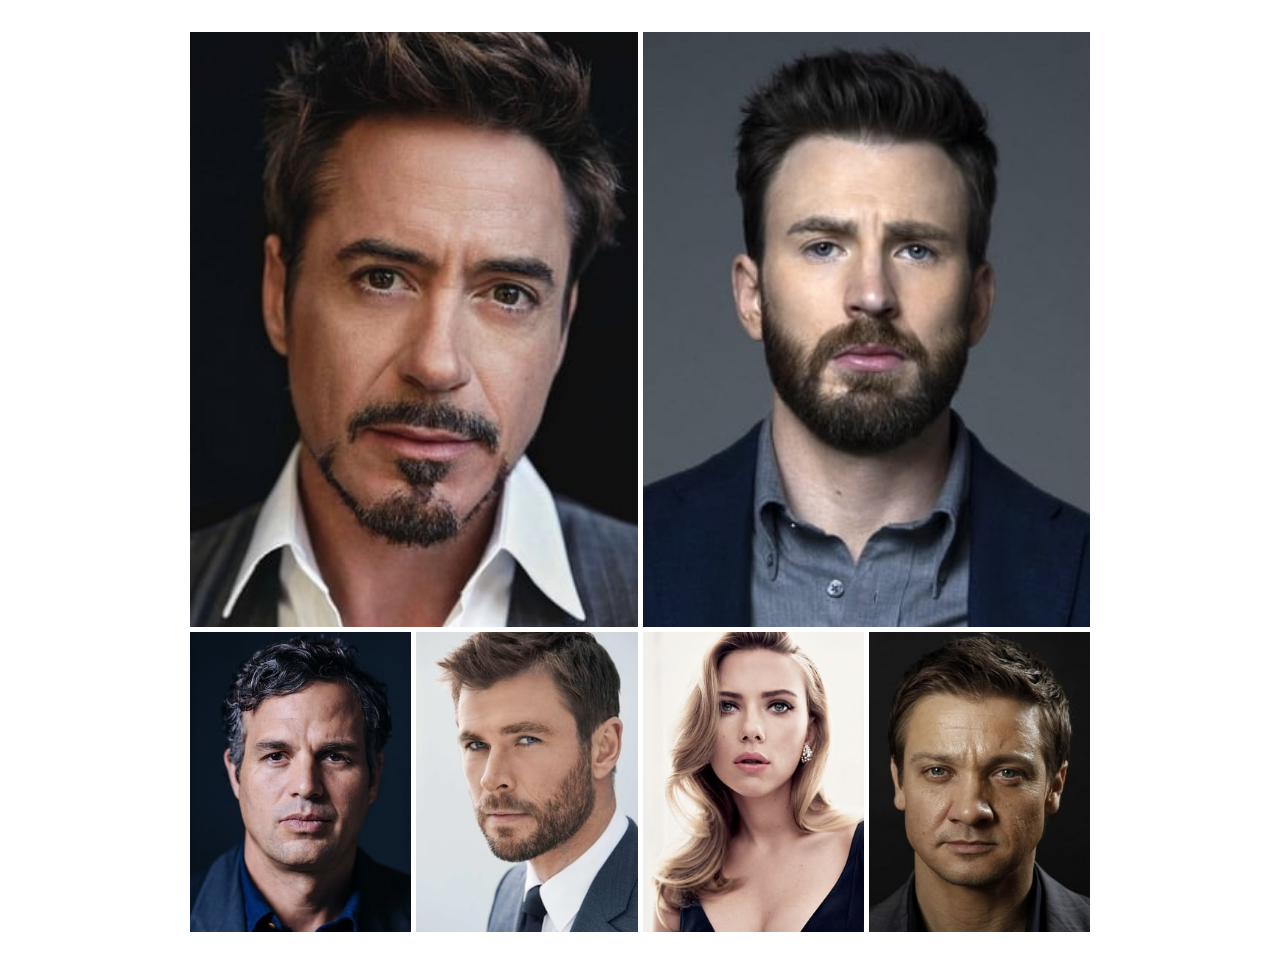
<file: Week-4-Toomas-Orumaa-ET2019/actorsGallery.html>
<!DOCTYPE html>
<html lang="en">
<head>
    <meta charset="UTF-8">
    <meta http-equiv="X-UA-Compatible" content="IE=edge">
    <meta name="viewport" content="width=device-width, initial-scale=1.0">
    <link rel="stylesheet" href="CSS/gallery.css">
    <title>Avengers actors gallery</title>
</head>
<body>
    <div class="container">

        <div class="robert">
            <div class="img">
                <img src="images/Robert Downey Jr..jpg" alt="">
            </div>
        </div>

        <div class="chris-e">
            <div class="img">
                <img src="images/Chris Evans.jpg" alt="">
            </div>
        </div>

        <div class="mark">
            <div class="img">
                <img src="images/Mark Ruffalo.jpg" alt="">

            </div>
        </div>

        <div class="scarlet">
            <div class="img">
                <img src="images/Scarlett Johansson.jpg" alt="">
            </div>
        </div>

        <div class="chris-h">
            <div class="img">
                <img src="images/Chris Hemsworth.jpg" alt="">
            </div>
        </div>

        <div class="jeremy">
            <div class="img">
                <img src="images/Jeremy Renner.jpg" alt="">
            </div>
        </div>

    </div>
</body>
</html>
</file>
<file: Week-4-Toomas-Orumaa-ET2019/CSS/gallery.css>
* {
    margin: 0;
    padding: 0;
    box-sizing: border-box;
    /*border: 1px solid rebeccapurple;*/
}

.container{
    width: 900px;
    height: 900px;
    margin: 2rem auto;
    display: grid;
    grid-template-columns: repeat(4, 1fr);
    grid-template-rows: 595px 300px ;
    gap: 5px;

}

.container > div {

    width: 100%;
    height: 100%;

}

.img {
    width: 100%;
    height: 100%;

}

.img img{

    width: 100%;
    height: 100%;
    object-fit: cover;

}

.robert {
    grid-column: 1/3;
    grid-row: 1/2;
}
.chris-e {
    grid-column: 3/5;
    grid-row: 1/2;
}
.mark {
    grid-column: 1;
    grid-row: 2;
}
.chris-h {
    grid-column: 2;
    grid-row: 2;
}
.scarlet {
    grid-column: 3;
    grid-row: 2;
}
.jeremy {
    grid-column: 4;
    grid-row: 2;
}

@media(max-width: 568px){
   
    .container{
        width: auto;
        grid-template-columns: repeat(1, auto);
        grid-template-rows: repeat(6, 1fr);
        grid-template-areas: 
        "robert"
        "chris-e"
        "chris-h"
        "mark"
        "jeremy"
        "scarlet"
        ;
    }
    
    .robert{
    grid-area: robert;

    }
    .chris-e{
    grid-area: chris-e;
    }

    .chris-h {
    grid-area: chris-h;
    }
    .mark{
        grid-area: mark;
    
    }
    .jeremy{
        grid-area: jeremy;
    }
    .scarlet{
        grid-area: scarlet;
    }
}
</file>
